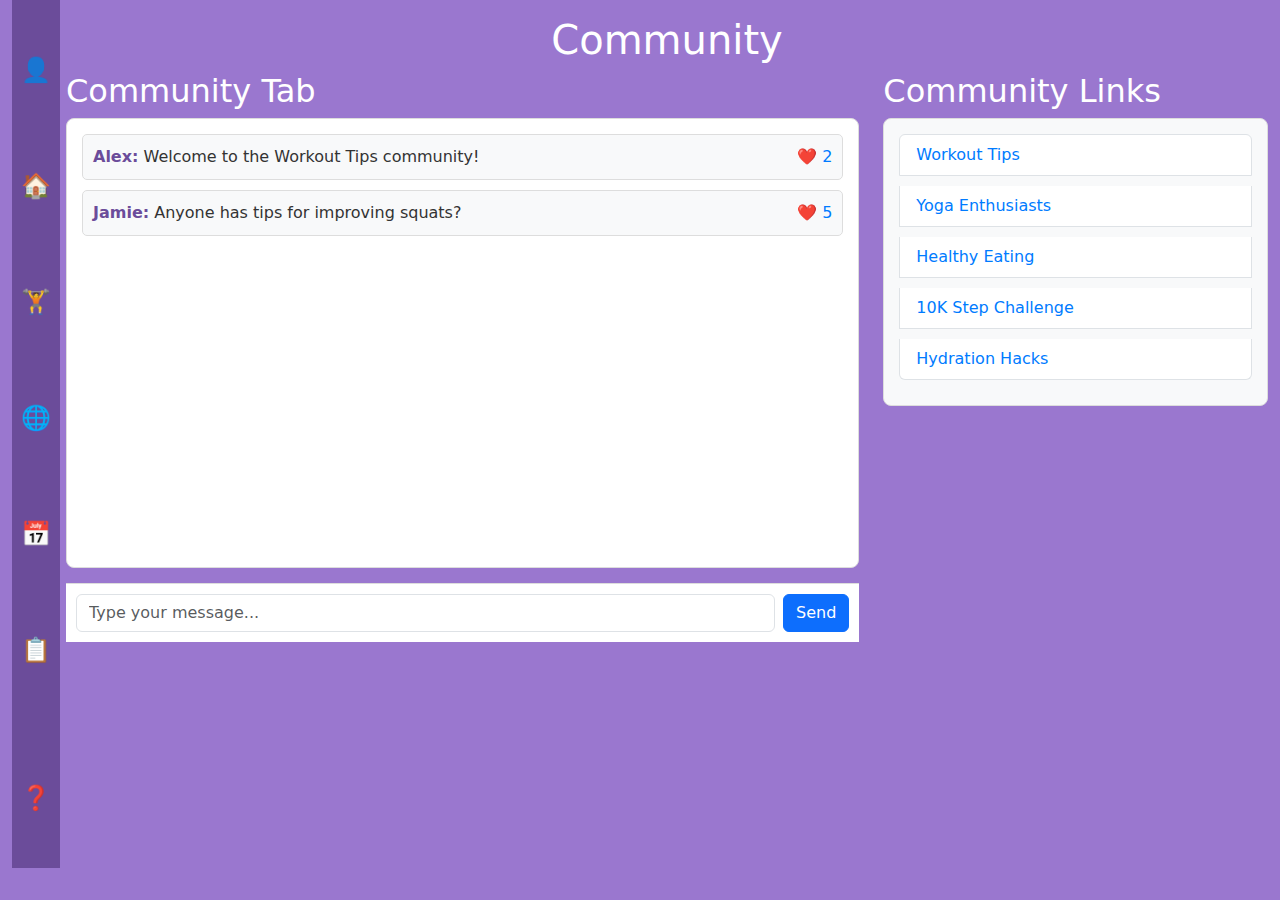
<file: community.html>
<!DOCTYPE html>
<html lang="en">
<head>
  <meta charset="UTF-8">
  <meta name="viewport" content="width=device-width, initial-scale=1.0">
  <title>Community - HOMEFIT</title>
  <link href="https://cdn.jsdelivr.net/npm/bootstrap@5.3.0-alpha3/dist/css/bootstrap.min.css" rel="stylesheet">
  <link rel="stylesheet" href="style.css">
</head>
<body>
  <div class="container-fluid">
    <div class="row">
      <!-- Sidebar -->
      <div class="col-auto">
        <div class="sidebar">
          <a href="profile.html" class="sidebar-item text-decoration-none text-dark">👤</a>
          <a href="index.html" class="sidebar-item text-decoration-none text-dark">🏠</a>
          <a href="workout-plan.html" class="sidebar-item text-decoration-none text-dark">🏋️</a>
          <a href="community.html" class="sidebar-item text-decoration-none text-dark">🌐</a>
          <a href="notifications.html" class="sidebar-item text-decoration-none text-dark">📅</a>
          <a href="nutrition.html" class="sidebar-item text-decoration-none text-dark">📋</a>
          <a href="help.html" class="sidebar-item question-mark text-decoration-none text-dark">❓</a>
        </div>
      </div>

      <!-- Main Content -->
<div class="col">
  <h1 class="text-center mt-3" id="community-title">Community</h1>
  <div class="row">
    <!-- Community Chat Section -->
  <div class="col-md-8">
    <h2 id="community-tab-title">Community Tab</h2> <!-- Dynamic community tab title -->
    <div id="chat-canvas" class="chat-canvas">
      <!-- Messages will be dynamically rendered here -->
    </div>
    <div class="input-container d-flex">
      <input type="text" id="chat-input" class="form-control me-2" placeholder="Type your message...">
      <button id="send-button" class="btn btn-primary">Send</button>
  </div>
</div>


    <!-- Community Links Section -->
    <div class="col-md-4">
      <h2>Community Links</h2>
      <div id="community-links" class="community-links">
        <ul class="list-group">
          <li class="list-group-item">
            <a href="#" onclick="loadCommunity('Workout Tips')">Workout Tips</a>
          </li>
          <li class="list-group-item">
            <a href="#" onclick="loadCommunity('Yoga Enthusiasts')">Yoga Enthusiasts</a>
          </li>
          <li class="list-group-item">
            <a href="#" onclick="loadCommunity('Healthy Eating')">Healthy Eating</a>
          </li>
          <li class="list-group-item">
            <a href="#" onclick="loadCommunity('10K Step Challenge')">10K Step Challenge</a>
          </li>
          <li class="list-group-item">
            <a href="#" onclick="loadCommunity('Hydration Hacks')">Hydration Hacks</a>
          </li>
        </ul>
      </div>
    </div>
  </div>
</div>


  <script src="community.js"></script>
</body>
</html>
</file>
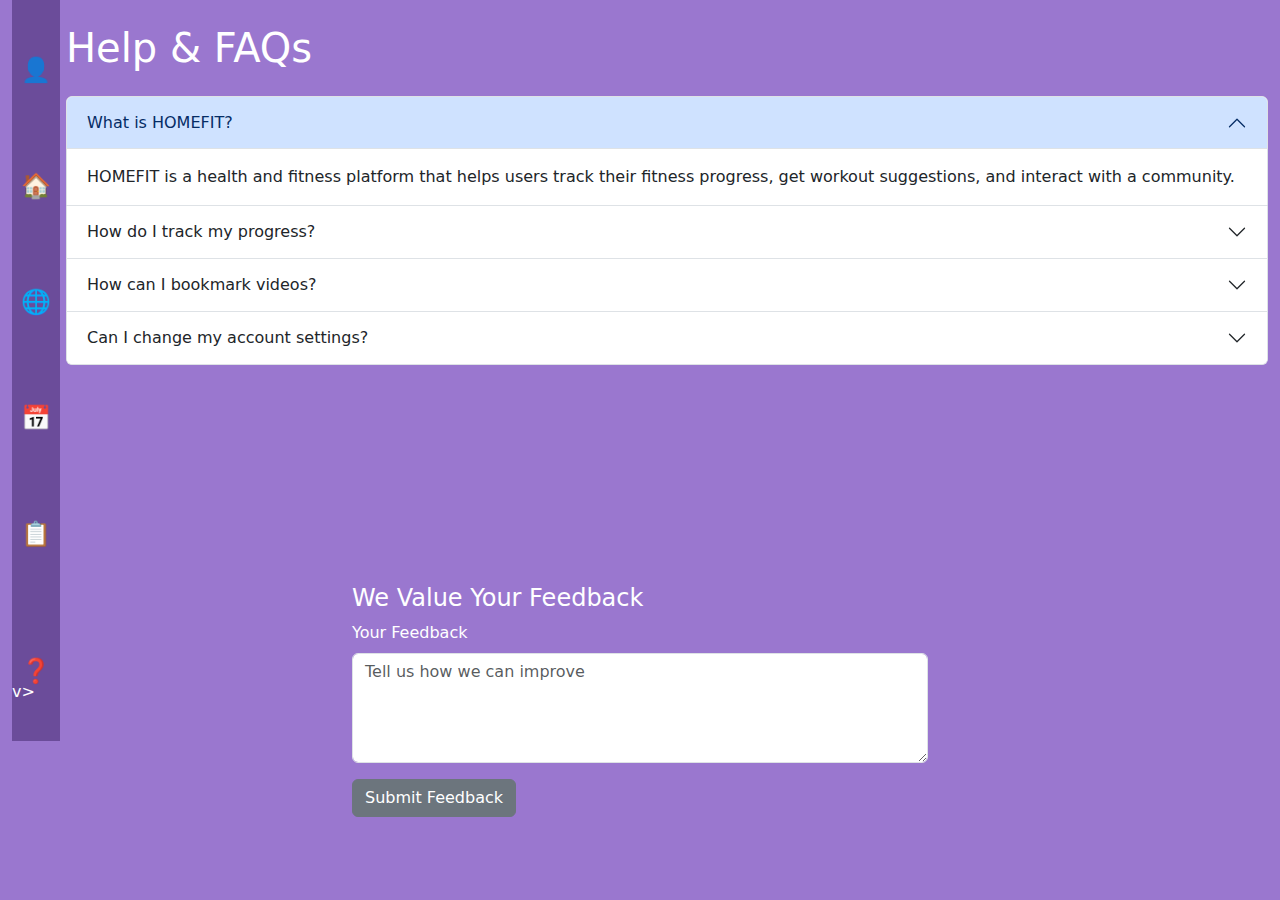
<file: help.html>
<!DOCTYPE html>
<html lang="en">
<head>
  <meta charset="UTF-8">
  <meta name="viewport" content="width=device-width, initial-scale=1.0">
  <title>Help - HOMEFIT</title>
  <link href="https://cdn.jsdelivr.net/npm/bootstrap@5.3.0-alpha3/dist/css/bootstrap.min.css" rel="stylesheet">
  <link rel="stylesheet" href="style.css">
</head>
<body>
    <div class="container-fluid">
        <div class="row">
          <!-- Sidebar -->
          <div class="col-auto">
            <div class="sidebar">
              <a href="profile.html" class="sidebar-item text-decoration-none text-dark">👤</a>
              <a href="index.html" class="sidebar-item text-decoration-none text-dark">🏠</a>
              <a href="community.html" class="sidebar-item text-decoration-none text-dark">🌐</a>
              <a href="calendar.html" class="sidebar-item text-decoration-none text-dark">📅</a>
              <a href="nutrition.html" class="sidebar-item text-decoration-none text-dark">📋</a>
              <a href="help.html" class="sidebar-item question-mark text-decoration-none text-dark">❓</a>
            </div>
          </div>

      <!-- Main Content -->
      <div class="col">
        <h1 class="my-4">Help & FAQs</h1>

        <!-- FAQ Dropdowns -->
        <div class="accordion" id="faqAccordion">
          <!-- FAQ 1 -->
          <div class="accordion-item">
            <h2 class="accordion-header" id="faqOne">
              <button class="accordion-button" type="button" data-bs-toggle="collapse" data-bs-target="#faqOneCollapse" aria-expanded="true" aria-controls="faqOneCollapse">
                What is HOMEFIT?
              </button>
            </h2>
            <div id="faqOneCollapse" class="accordion-collapse collapse show" aria-labelledby="faqOne" data-bs-parent="#faqAccordion">
              <div class="accordion-body">
                HOMEFIT is a health and fitness platform that helps users track their fitness progress, get workout suggestions, and interact with a community.
              </div>
            </div>
          </div>
          
          <!-- FAQ 2 -->
          <div class="accordion-item">
            <h2 class="accordion-header" id="faqTwo">
              <button class="accordion-button collapsed" type="button" data-bs-toggle="collapse" data-bs-target="#faqTwoCollapse" aria-expanded="false" aria-controls="faqTwoCollapse">
                How do I track my progress?
              </button>
            </h2>
            <div id="faqTwoCollapse" class="accordion-collapse collapse" aria-labelledby="faqTwo" data-bs-parent="#faqAccordion">
              <div class="accordion-body">
                You can track your progress by logging your workouts, meals, and completing the daily challenges in the progress tracker section.
              </div>
            </div>
          </div>

          <!-- FAQ 3 -->
          <div class="accordion-item">
            <h2 class="accordion-header" id="faqThree">
              <button class="accordion-button collapsed" type="button" data-bs-toggle="collapse" data-bs-target="#faqThreeCollapse" aria-expanded="false" aria-controls="faqThreeCollapse">
                How can I bookmark videos?
              </button>
            </h2>
            <div id="faqThreeCollapse" class="accordion-collapse collapse" aria-labelledby="faqThree" data-bs-parent="#faqAccordion">
              <div class="accordion-body">
                You can bookmark videos by clicking the "Bookmark" icon next to your favorite videos. They will appear in your bookmarked section for easy access later.
              </div>
            </div>
          </div>
          
          <!-- FAQ 4 -->
          <div class="accordion-item">
            <h2 class="accordion-header" id="faqFour">
              <button class="accordion-button collapsed" type="button" data-bs-toggle="collapse" data-bs-target="#faqFourCollapse" aria-expanded="false" aria-controls="faqFourCollapse">
                Can I change my account settings?
              </button>
            </h2>
            <div id="faqFourCollapse" class="accordion-collapse collapse" aria-labelledby="faqFour" data-bs-parent="#faqAccordion">
              <div class="accordion-body">
                Yes, you can change your account settings by visiting your profile page and editing the details such as your username, email, and password.
              </div>
            </div>
          </div>
        </div>
      </div>

    </div>

    <div class="container mt-4">
        <h4>We Value Your Feedback</h4>
        <form>
          <div class="mb-3">
            <label for="feedback" class="form-label">Your Feedback</label>
            <textarea class="form-control" id="feedback" rows="4" placeholder="Tell us how we can improve" required></textarea>
          </div>
          <button type="submit" class="btn btn-secondary">Submit Feedback</button>
        </form>
      </div>v>
  </div>

  <script src="https://cdn.jsdelivr.net/npm/bootstrap@5.3.0-alpha3/dist/js/bootstrap.bundle.min.js"></script>
</body>
</html>
</file>
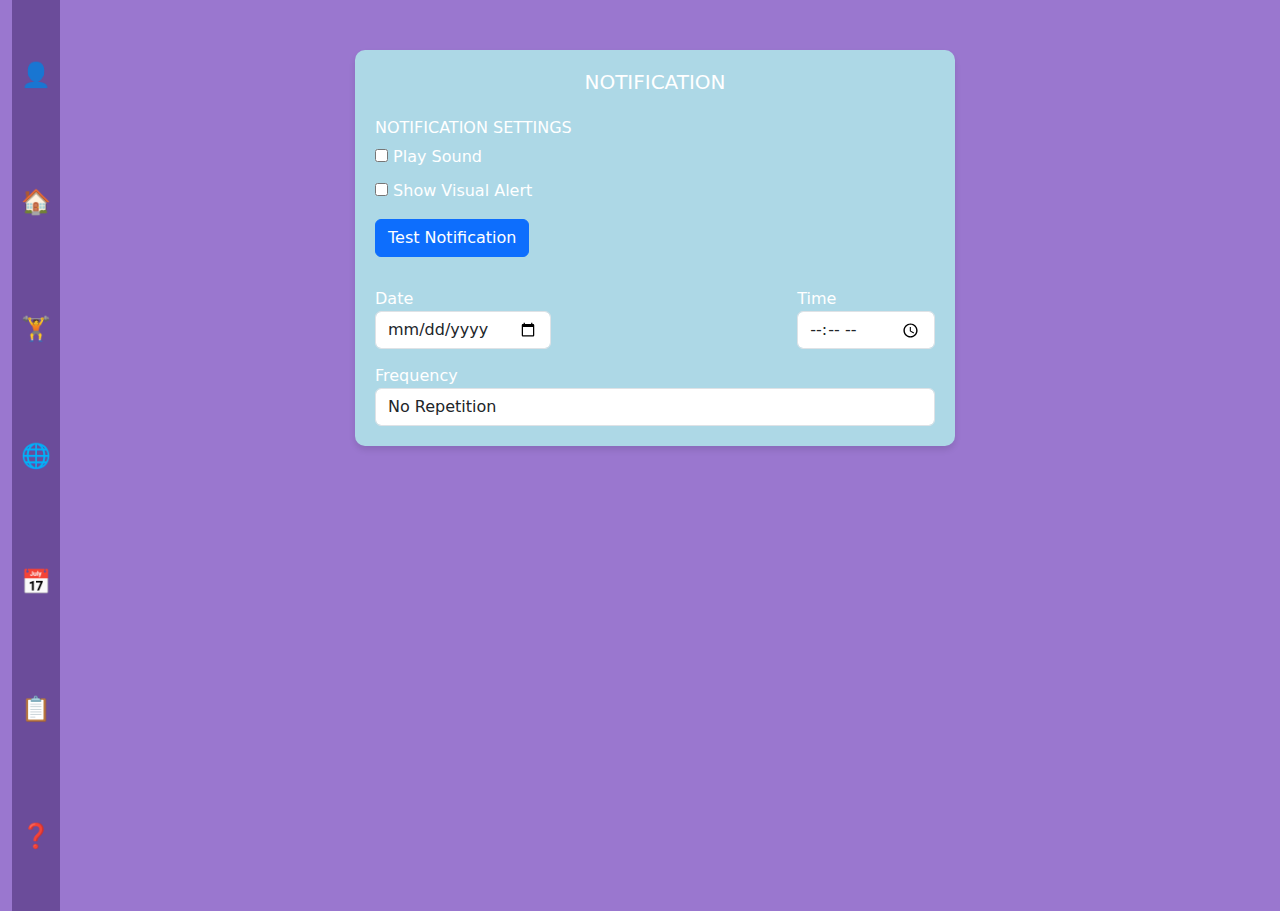
<file: notifications.html>
<!DOCTYPE html>
<html lang="en">
<head>
  <meta charset="UTF-8">
  <meta name="viewport" content="width=device-width, initial-scale=1.0">
  <title>Notification Page</title>
  <link href="https://cdn.jsdelivr.net/npm/bootstrap@5.3.0-alpha3/dist/css/bootstrap.min.css" rel="stylesheet">
  <link rel="stylesheet" href="style.css">
</head>
<body>

    <div class="container-fluid d-flex">
        <!-- Sidebar -->
        <div class="col-auto">
          <div class="sidebar">
            <a href="profile.html" class="sidebar-item text-decoration-none">👤</a>
            <a href="index.html" class="sidebar-item text-decoration-none">🏠</a>
            <a href="workout-plan.html" class="sidebar-item text-decoration-none text-dark">🏋️</a>
            <a href="community.html" class="sidebar-item text-decoration-none">🌐</a>
            <a href="notifications.html" class="sidebar-item text-decoration-none">📅</a>
            <a href="nutrition.html" class="sidebar-item text-decoration-none">📋</a>
            <a href="help.html" class="sidebar-item text-decoration-none">❓</a>
          </div>
        </div>
      
        <!-- Main Content -->
        <div class="col">
          <div class="notification-tab">
            <h5 class="text-center mb-4">NOTIFICATION</h5>
            
            <div class="notification-settings">
              <h6>NOTIFICATION SETTINGS</h6>
              <div class="checkbox-container">
                <div>
                  <input type="checkbox" id="sound">
                  <label for="sound">Play Sound</label>
                </div>
                <div>
                  <input type="checkbox" id="show-alert">
                  <label for="show-alert">Show Visual Alert</label>
                </div>
              </div>
              <button class="btn btn-primary mt-3" onclick="triggerNotification()">Test Notification</button>
            </div>
            
            <div class="form-section">
              <div class="form-group">
                <div>
                  <label for="date">Date</label>
                  <input type="date" id="date" class="form-control">
                </div>
                <div>
                  <label for="time">Time</label>
                  <input type="time" id="time" class="form-control">
                </div>
              </div>
              <div>
                <label for="frequency">Frequency</label>
                <select id="frequency" class="form-control">
                  <option value="no-repetition">No Repetition</option>
                  <option value="daily">Daily</option>
                  <option value="once-week">Once a Week</option>
                </select>
              </div>
            </div>
          </div>
        </div>
      </div>

<script>
  // Trigger notification
  function triggerNotification() {
    // Check which settings are enabled
    const playSound = document.getElementById("sound").checked;
    const showAlert = document.getElementById("show-alert").checked;
  
    // Play sound
    if (playSound) {
      const audio = new Audio("sound_notification.mp3"); // Use your custom sound file
      audio.play();
    }
  
    // 2. Show visual alert
    if (showAlert) {
      const alertBox = document.createElement("div");
      alertBox.textContent = "🔔 Visual Alert!";
      alertBox.style.cssText = `
        position: fixed;
        top: 20px;
        right: 20px;
        background-color: #6B4C9A;
        color: white;
        padding: 15px;
        border-radius: 8px;
        box-shadow: 0 4px 6px rgba(0, 0, 0, 0.1);
        animation: fadeInOut 3s ease-in-out;
      `;
      document.body.appendChild(alertBox);
  
      // Remove alert after 3 seconds
      setTimeout(() => alertBox.remove(), 3000);
    }
  }
  
  // Visual Alert Animation
  const styleSheet = document.createElement("style");
  styleSheet.textContent = `
    @keyframes fadeInOut {
      0% { opacity: 0; transform: translateY(-20px); }
      10%, 90% { opacity: 1; transform: translateY(0); }
      100% { opacity: 0; transform: translateY(-20px); }
    }
  `;
  document.head.appendChild(styleSheet);
</script>

</body>

</html>
</file>
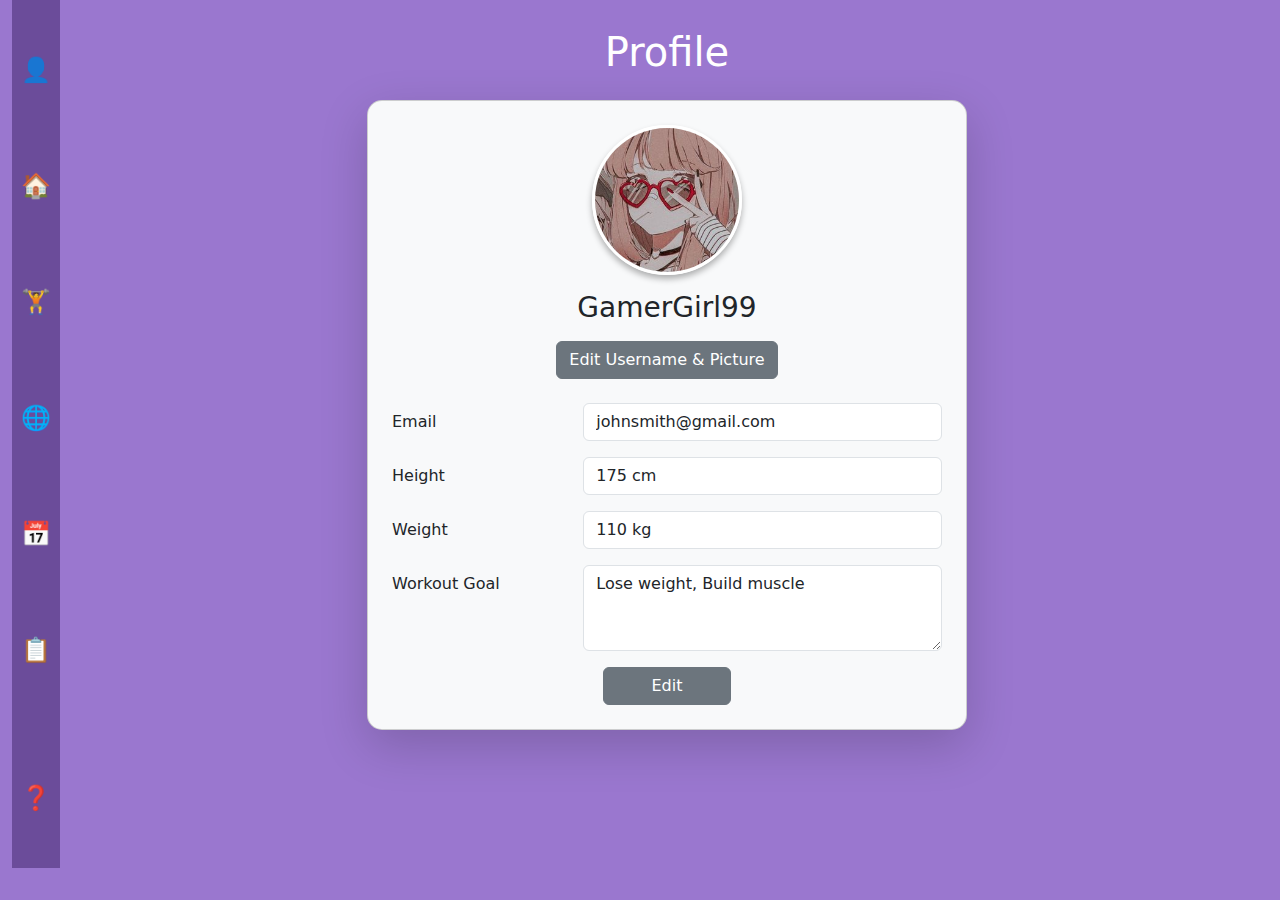
<file: profile.html>
<!DOCTYPE html>
<html lang="en">
<head>
  <meta charset="UTF-8">
  <meta name="viewport" content="width=device-width, initial-scale=1.0">
  <title>Profile - HOMEFIT</title>
  <link href="https://cdn.jsdelivr.net/npm/bootstrap@5.3.0-alpha3/dist/css/bootstrap.min.css" rel="stylesheet">
  <link rel="stylesheet" href="style.css">
</head>
<body>
  <div class="container-fluid">
    <div class="row">
      <!-- Sidebar -->
      <div class="col-auto">
        <div class="sidebar">
          <a href="profile.html" class="sidebar-item text-decoration-none text-dark">👤</a>
          <a href="index.html" class="sidebar-item text-decoration-none text-dark">🏠</a>
          <a href="workout-plan.html" class="sidebar-item text-decoration-none text-dark">🏋️</a>
          <a href="community.html" class="sidebar-item text-decoration-none text-dark">🌐</a>
          <a href="notifications.html" class="sidebar-item text-decoration-none text-dark">📅</a>
          <a href="nutrition.html" class="sidebar-item text-decoration-none text-dark">📋</a>
          <a href="help.html" class="sidebar-item question-mark text-decoration-none text-dark">❓</a>
        </div>
      </div>

      <!-- Main Content -->
      <div class="col">
        <div class="container mt-2 profile-container">
          <h1 class="text-center mb-4">Profile</h1>
          <div class="card bg-light shadow-lg p-4">
            <!-- Avatar -->
            <div class="text-center mb-4">
              <img id="profilePic" src="Avatar3.jpg" alt="User Avatar" class="rounded-circle" width="150" height="150">
              <h3 id="username" class="mt-3">GamerGirl99</h3>
              <button class="btn btn-secondary mt-2" id="editProfileBtn">Edit Username & Picture</button>
            </div>

            <!-- Profile Information -->
            <form id="profileForm">
              <div class="row mb-3">
                <label for="email" class="col-sm-4 col-form-label">Email</label>
                <div class="col-sm-8">
                  <input type="email" class="form-control" id="email" value="johnsmith@gmail.com">
                </div>
              </div>
              <div class="row mb-3">
                <label for="height" class="col-sm-4 col-form-label">Height</label>
                <div class="col-sm-8">
                  <input type="text" class="form-control" id="height" value="175 cm">
                </div>
              </div>
              <div class="row mb-3">
                <label for="weight" class="col-sm-4 col-form-label">Weight</label>
                <div class="col-sm-8">
                  <input type="text" class="form-control" id="weight" value="110 kg">
                </div>
              </div>
              <div class="row mb-3">
                <label for="workout-goal" class="col-sm-4 col-form-label">Workout Goal</label>
                <div class="col-sm-8">
                  <textarea class="form-control" id="workout-goal" rows="3">Lose weight, Build muscle</textarea>
                </div>
              </div>

              <!-- Save and Edit Buttons -->
              <div class="text-center">
                <button type="button" id="editButton" class="btn btn-secondary px-5">Edit</button>
                <button type="submit" id="saveButton" class="btn btn-primary px-5 d-none">Save</button>
              </div>
            </form>
          </div>
        </div>
      </div>
    </div>
  </div>

  <!-- Popup Modal -->
  <div class="modal" tabindex="-1" id="editProfileModal">
    <div class="modal-dialog">
      <div class="modal-content">
        <div class="modal-header">
          <h5 class="modal-title">Edit Username & Picture</h5>
          <button type="button" class="btn-close" data-bs-dismiss="modal" aria-label="Close"></button>
        </div>
        <div class="modal-body">
          <div class="mb-3">
            <label for="newUsername" class="form-label">New Username</label>
            <input type="text" id="newUsername" class="form-control" placeholder="Enter new username">
          </div>
          <div class="mb-3">
            <label for="profilePictures" class="form-label">Choose a Profile Picture</label>
            <div id="profilePictures" class="d-flex justify-content-between">
              <img src="Avatar1.jpg" alt="Avatar 1" class="rounded-circle selectable-avatar" width="80" height="80">
              <img src="Avatar2.jpg" alt="Avatar 2" class="rounded-circle selectable-avatar" width="80" height="80">
              <img src="Avatar3.jpg" alt="Avatar 3" class="rounded-circle selectable-avatar" width="80" height="80">
            </div>
          </div>
        </div>        
        <div class="modal-footer">
          <button type="button" class="btn btn-primary" id="saveProfileChanges">OK</button>
          <button type="button" class="btn btn-secondary" data-bs-dismiss="modal">Cancel</button>
        </div>
      </div>
    </div>
  </div>

  <script src="https://cdn.jsdelivr.net/npm/bootstrap@5.3.0-alpha3/dist/js/bootstrap.bundle.min.js"></script>
  <script src="script.js"></script>
</body>
</html>
</file>
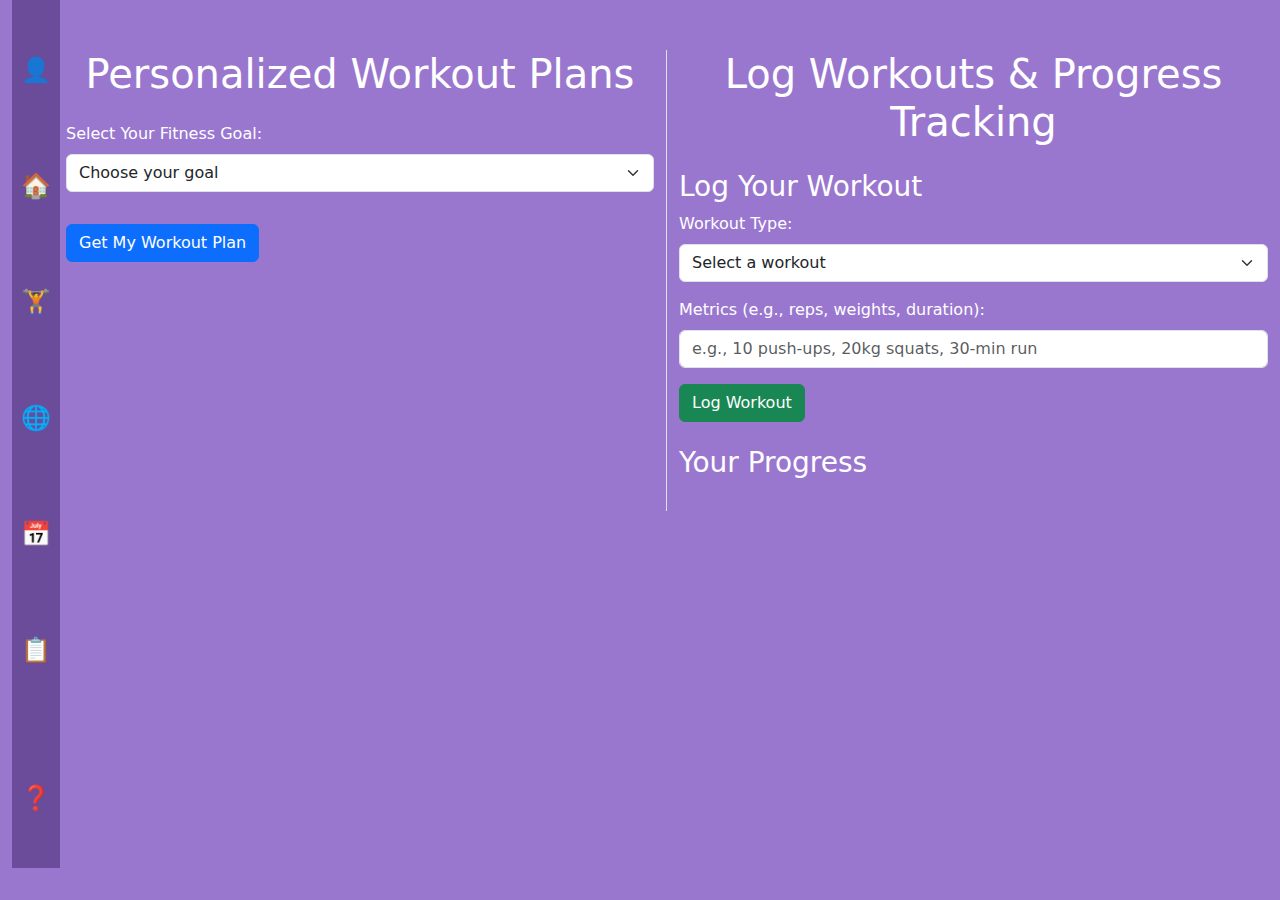
<file: workout-plan.html>
<!DOCTYPE html>
<html lang="en">
<head>
  <meta charset="UTF-8">
  <meta name="viewport" content="width=device-width, initial-scale=1.0">
  <title>Workout Plan & Progress Tracking - HOMEFIT</title>
  <link href="https://cdn.jsdelivr.net/npm/bootstrap@5.3.0-alpha3/dist/css/bootstrap.min.css" rel="stylesheet">
  <link rel="stylesheet" href="style.css"> <!-- Link to your external CSS file -->
</head>
<body>
  <div class="container-fluid">
    <div class="row">
      <!-- Sidebar -->
      <div class="col-auto">
        <div class="sidebar">
          <a href="profile.html" class="sidebar-item text-decoration-none text-dark">👤</a>
          <a href="index.html" class="sidebar-item text-decoration-none text-dark">🏠</a>
          <a href="workout-plan.html" class="sidebar-item text-decoration-none text-dark">🏋️</a>
          <a href="community.html" class="sidebar-item text-decoration-none text-dark">🌐</a>
          <a href="notifications.html" class="sidebar-item text-decoration-none text-dark">📅</a>
          <a href="nutrition.html" class="sidebar-item text-decoration-none text-dark">📋</a>
          <a href="help.html" class="sidebar-item question-mark text-decoration-none text-dark">❓</a>
        </div>
      </div>

      <!-- Main Content -->
      <div class="col main-content workout-plan">
        <div class="row">
          <!-- Left Column: Personalized Workout Plans -->
          <div class="col-md-6 border-end">
            <h1 class="text-center mb-4">Personalized Workout Plans</h1>
            <form id="workoutForm" class="mb-4">
              <label for="goal" class="form-label">Select Your Fitness Goal:</label>
              <select id="goal" class="form-select mb-3" required>
                <option value="" disabled selected>Choose your goal</option>
                <option value="strength">Build Strength</option>
                <option value="cardio">Improve Cardio</option>
                <option value="flexibility">Increase Flexibility</option>
              </select>
              <div id="strength-options" class="mb-3" style="display: none;">
                <label for="strength-type" class="form-label">Select Strength Type:</label>
                <select id="strength-type" class="form-select">
                  <option value="" disabled selected>Choose strength focus</option>
                  <option value="upper-body">Upper Body Strength</option>
                  <option value="lower-body">Lower Body Strength</option>
                </select>
              </div>
              <button type="submit" class="btn btn-primary mt-3">Get My Workout Plan</button>
            </form>
            <div id="workoutResult" class="alert alert-info text-dark" style="display: none;">
              <h2>Your Workout Plan</h2>
              <p id="workoutDetails"></p>
            </div>
          </div>
          <!-- Right Column: Log Workouts & Progress Tracking -->
          <div class="col-md-6">
            <h1 class="text-center mb-4">Log Workouts & Progress Tracking</h1>
            <form id="progressForm" class="mb-4">
              <h3>Log Your Workout</h3>
              <div class="mb-3">
                <label for="workoutType" class="form-label">Workout Type:</label>
                <select id="workoutType" class="form-select" required>
                  <option value="" disabled selected>Select a workout</option>
                  <option value="upper-body">Upper Body Strength</option>
                  <option value="lower-body">Lower Body Strength</option>
                  <option value="cardio">Cardio</option>
                  <option value="flexibility">Flexibility</option>
                </select>
              </div>
              <div class="mb-3">
                <label for="metrics" class="form-label">Metrics (e.g., reps, weights, duration):</label>
                <input type="text" id="metrics" class="form-control" placeholder="e.g., 10 push-ups, 20kg squats, 30-min run" required>
              </div>
              <button type="submit" class="btn btn-success">Log Workout</button>
            </form>
            <div id="progressLog" class="mb-4">
              <h3>Your Progress</h3>
              <ul id="progressList" class="list-group">
                <!-- Logged entries will appear here -->
              </ul>
            </div>
            <div id="feedbackSection" class="alert alert-primary text-dark" style="display: none;">
              <h3>Feedback</h3>
              <p id="feedbackMessage"></p>
            </div>
          </div>
        </div>
      </div>
    </div>
  </div>

  <script src="https://cdn.jsdelivr.net/npm/bootstrap@5.3.0-alpha3/dist/js/bootstrap.bundle.min.js"></script>
  <script>
    const progressData = [];
    const feedbackThreshold = 5;

   
    function saveProgressToLocalStorage() {
      localStorage.setItem('progressData', JSON.stringify(progressData));
    }

  
    function loadProgressFromLocalStorage() {
      const savedProgress = localStorage.getItem('progressData');
      if (savedProgress) {
        const loadedData = JSON.parse(savedProgress);
        loadedData.forEach(logEntry => {
          progressData.push(logEntry);

          const progressList = document.getElementById('progressList');
          const listItem = document.createElement('li');
          listItem.className = 'list-group-item text-dark';
          listItem.textContent = `${logEntry.date} - ${logEntry.workoutType}: ${logEntry.metrics}`;
          progressList.appendChild(listItem);
        });

        if (progressData.length >= feedbackThreshold) {
          const feedbackMessage = document.getElementById('feedbackMessage');
          feedbackMessage.textContent = "Great job! Consider increasing intensity or trying new exercises.";
          document.getElementById('feedbackSection').style.display = 'block';
        }
      }
    }

    document.addEventListener('DOMContentLoaded', loadProgressFromLocalStorage);

    document.getElementById('progressForm').addEventListener('submit', function (event) {
      event.preventDefault();
      const workoutType = document.getElementById('workoutType').value;
      const metrics = document.getElementById('metrics').value;

      const logEntry = { workoutType, metrics, date: new Date().toLocaleDateString() };
      progressData.push(logEntry);

      const progressList = document.getElementById('progressList');
      const listItem = document.createElement('li');
      listItem.className = 'list-group-item text-dark';
      listItem.textContent = `${logEntry.date} - ${logEntry.workoutType}: ${logEntry.metrics}`;
      progressList.appendChild(listItem);

      saveProgressToLocalStorage();

      if (progressData.length >= feedbackThreshold) {
        const feedbackMessage = document.getElementById('feedbackMessage');
        feedbackMessage.textContent = "Great job! Consider increasing intensity or trying new exercises.";
        document.getElementById('feedbackSection').style.display = 'block';
      }

      document.getElementById('progressForm').reset();
    });
  </script>
</body>
</html>
</file>
<file: style.css>
/* Body Background */
body {
  background-color: #9A77CF;
  color: white;
  margin: 0;
  height: 42vh; 
}

/* Sidebar Styling */
.sidebar {
  height: 109%;
  width: 160%;
  background-color: #6B4C9A;
  display: flex;
  flex-direction: column;
  justify-content: space-around;
  align-items: center;
  padding: 40% 0;
}

.sidebar-item {
  font-size: 24px;
  color: white;
  margin: 40px 0;
  cursor: pointer;
  size: 90%;
}

.sidebar-item:hover {
  transform: scale(1.2);
  transition: 0.3s;
}

.question-mark {
  margin-top: auto;
}

/* Progress Container Styling */
.progress-container {
  background-color: white;
  color: black;
  border-radius: 8px;
  padding: 15px;
  height: 95%;
  text-align: center;
}

/* Bookmarked Videos Styling */
.video-card {
  background-color: #352b3e;
  border-radius: 1% ;
  overflow: hidden; 
}

.video-card img {
  object-fit: cover;
  height: 100%;
  width: 100%;
}


.container.mt-4 {
  position: absolute;
  top: 60%; 
  left: 50%; 
  transform: translateX(-50%); 
  width: 100%;
  max-width: 600px; 
  padding-top: 20px; 
}

/*Notifications */
.notification-tab {
  max-width: 600px;
  margin: 50px auto;
  background-color: lightblue;
  padding: 20px;
  border-radius: 10px;
  box-shadow: 0 4px 6px rgba(0, 0, 0, 0.1);
}
.notification-settings {
  padding-bottom: 15px;
  margin-bottom: 15px;
}
.checkbox-container {
  display: flex;
  flex-direction: column;
  gap: 10px;
}
.form-section {
  display: flex;
  flex-direction: column;
  gap: 15px;
}
.form-group {
  display: flex;
  justify-content: space-between;
  gap: 15px;
}
.form-control {
  width: 100%;
}


img.rounded-circle {
  border: 3px solid white;
  box-shadow: 0px 4px 6px rgba(0, 0, 0, 0.3);
}


.card {
  max-width: 600px;
  margin: 0 auto;
  border-radius: 15px;
}

.profile-container { 
    position: relative;
    top: 20px; 
}

.nutrition-section {
  border-radius: 8px;
  box-shadow: 0px 4px 6px rgba(0, 0, 0, 0.2);
  color: white;
}

/*avatar*/
.selectable-avatar {
  cursor: pointer;
  border: 2px solid transparent; 
  transition: border 0.3s ease;
}

.selectable-avatar.selected-avatar {
  border: 2px solid blue; 
}


/* Background Colors */
.bg-warning {
  background-color: #FFD54F !important;
}

.bg-info {
  background-color: #29B6F6 !important;
}

.bg-primary {
  background-color: #1E88E5 !important;
}
/* Chat Canvas Styling */
.chat-canvas {
  height: 70vh; 
  overflow-y: auto;
  background-color: #FFFFFF; 
  border: 1px solid #ddd;
  border-radius: 8px;
  padding: 15px;
  margin-bottom: 15px;
}

.chat-message {
  display: flex;
  justify-content: space-between;
  align-items: center;
  margin-bottom: 10px;
  padding: 10px;
  border: 1px solid #ddd;
  border-radius: 5px;
  background-color: #F8F9FA; 
  color: #333; 
}

.chat-message.own {
  background-color: #DFF7DF; 
  color: #2B542C; 
}

/* Username */
.chat-message strong {
  color: #6B4C9A; 
}

.message-actions {
  display: flex;
  gap: 10px;
}

/*action  buttons*/
.action-button {
  border: none;
  background: none;
  color: #007BFF;
  cursor: pointer;
  padding: 0;
}

.action-button:hover {
  text-decoration: underline;
}

.action-button.delete {
  color: #DC3545; 
}

/* Input Container */
.input-container {
  position: sticky;
  bottom: 0;
  background-color: #ffffff;
  padding: 10px;
  border-top: 1px solid #ddd;
}
/* Chat */
.chat-canvas {
  height: 50vh; 
  width: 100%; 
  overflow-y: auto; 
  background-color: #FFFFFF;
  border: 1px solid #ddd;
  border-radius: 8px;
  padding: 15px;
  margin-bottom: 15px;
}

/* Community Links Styling */
.community-links {
  background-color: #f8f9fa;
  border: 1px solid #ddd;
  border-radius: 8px;
  padding: 15px;
}

.community-links ul {
  list-style-type: none;
  padding: 0;
  margin: 0;
}

.community-links ul li {
  margin-bottom: 10px;
}

.community-links ul li a {
  text-decoration: none;
  color: #007bff;
  cursor: pointer;
}

.community-links ul li a:hover {
  text-decoration: underline;
}

.workout-plan{
  padding-top: 50px;
}
</file>
